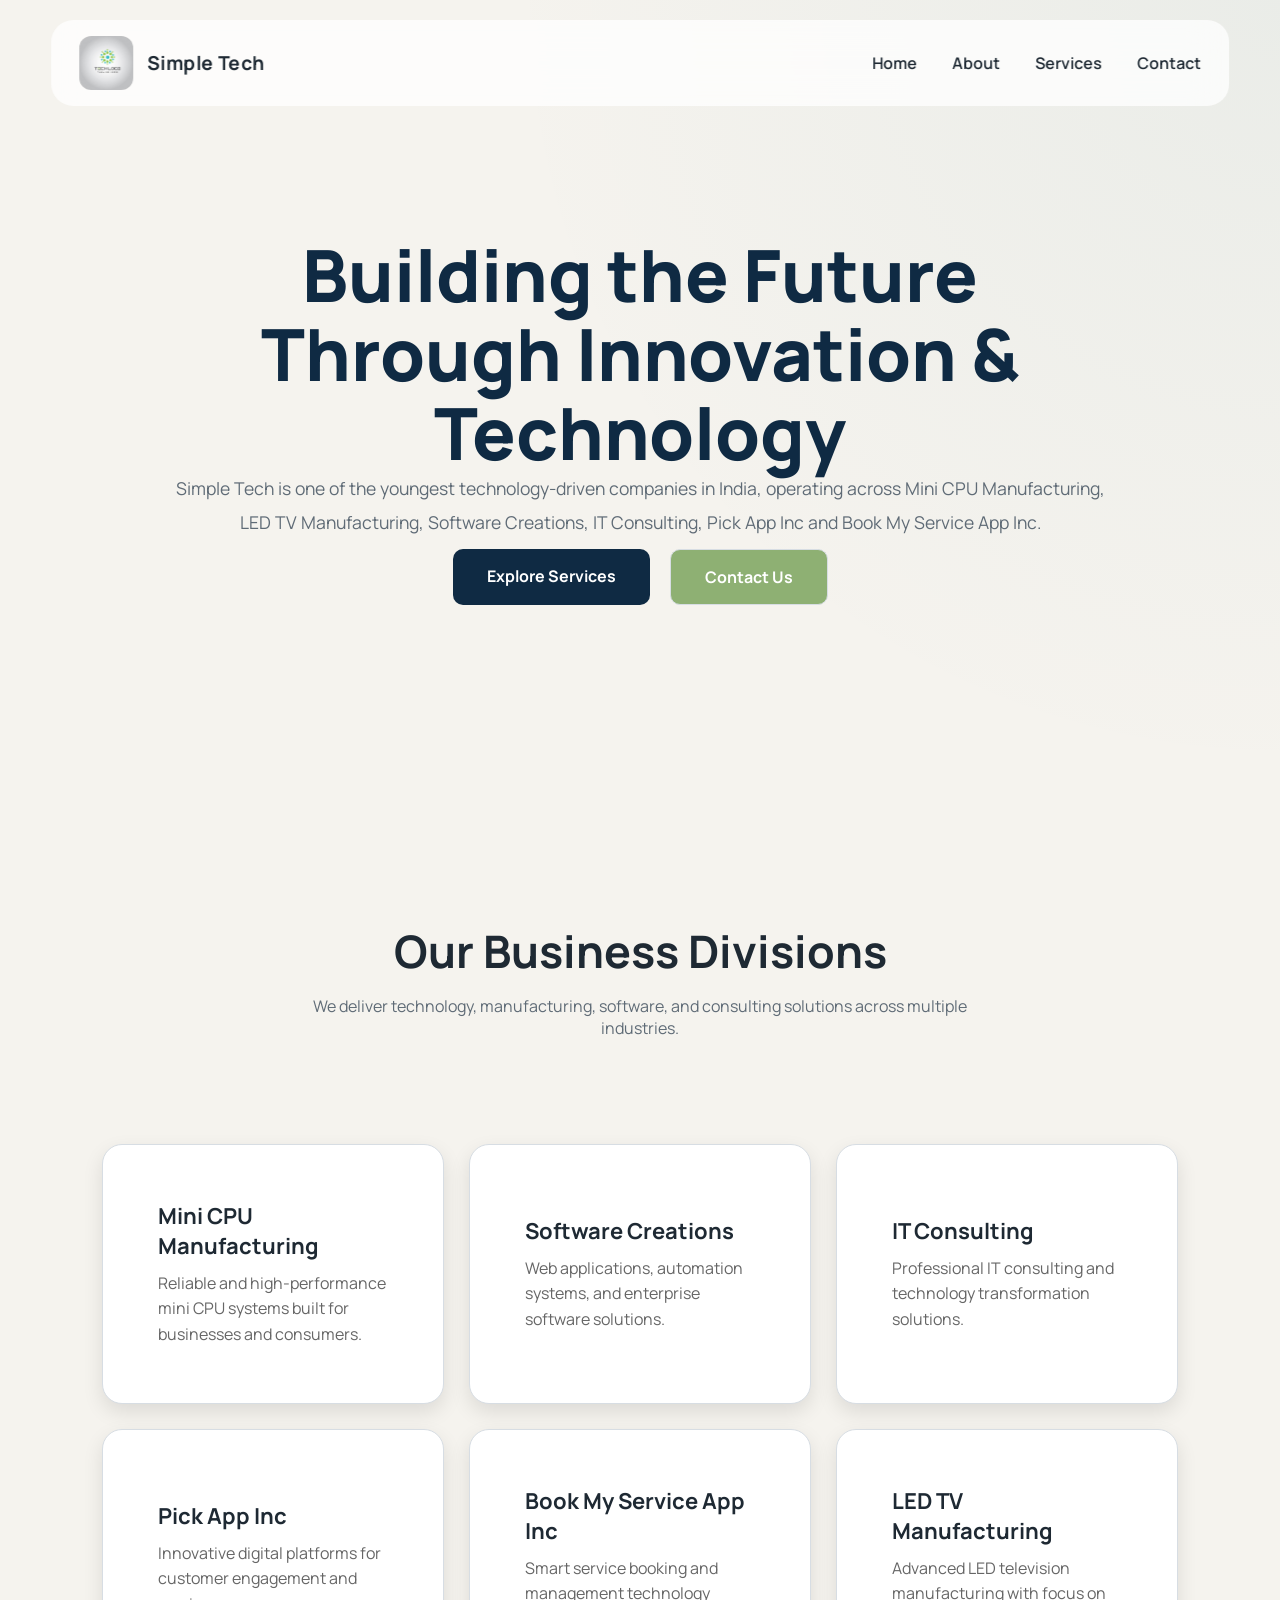
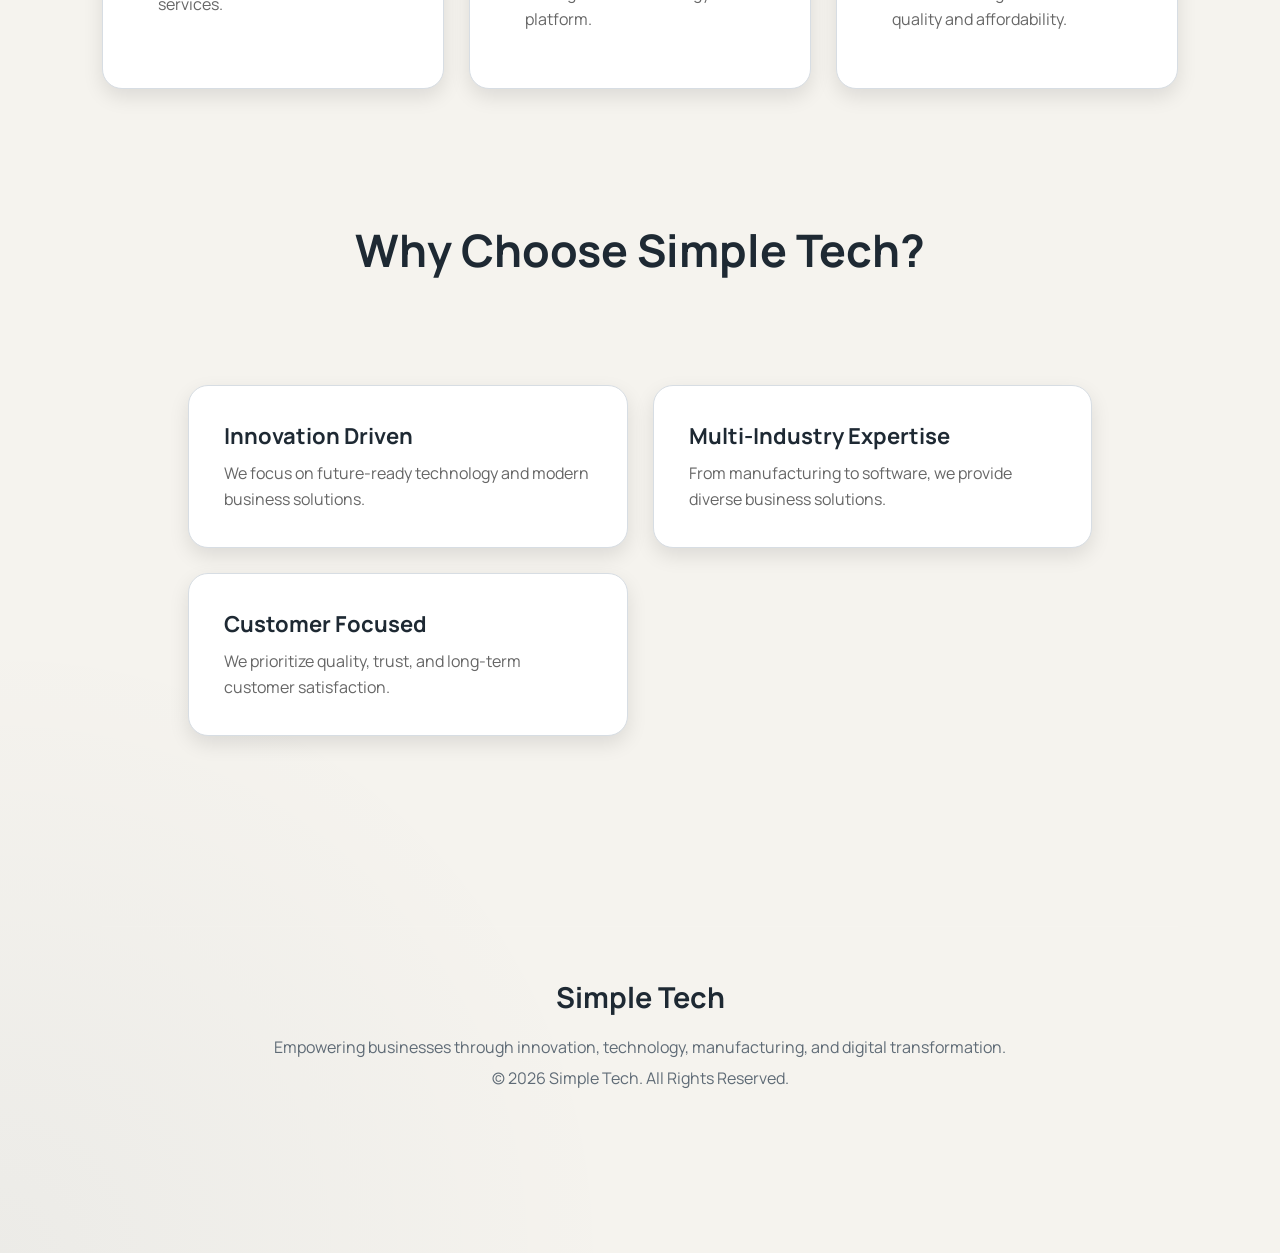
<file: index.html>
<!DOCTYPE html>
<html lang="en">

<head>
    <meta charset="UTF-8" />
    <meta name="viewport" content="width=device-width, initial-scale=1.0" />
    <title>Simple Tech</title>
    <link rel="icon" type="image/jpeg" href="images/ts1.jpg">
    <title>Simple Tech</title>

    <link rel="stylesheet" href="static/style.css">

</head>

<body>


    <nav class="navbar">

        <div class="logo-container">
            <img src="images/ts1.jpg" alt="Simple Tech Logo" class="logo-img">
            <span class="logo-text">
                Simple Tech
            </span>
        </div>

        <button class="hamburger" id="hamburger" aria-label="Toggle navigation" aria-expanded="false">
            <span></span><span></span><span></span>
        </button>
        <div class="nav-links" id="nav-links">
            <a href="index.html">Home</a>
            <a href="about.html">About</a>
            <a href="service.html">Services</a>
            <a href="contacts.html">Contact</a>
        </div>

    </nav>


    <section class="hero">

        <div class="hero-content">

            <h1>
                Building the Future Through Innovation & Technology
            </h1>

            <p>
                Simple Tech is one of the youngest
                technology-driven companies in India,
                operating across Mini CPU Manufacturing,
                LED TV Manufacturing, Software Creations,
                IT Consulting, Pick App Inc and
                Book My Service App Inc.
            </p>

            <div class="hero-buttons">
                <a href="service.html" class="btn btn-primary">
                    Explore Services
                </a>

                <a href="contacts.html" class="btn btn-secondary">
                    Contact Us
                </a>
            </div>

        </div>

    </section>


    <section class="section">

        <div class="section-title">
            <h2>Our Business Divisions</h2>
            <p>
                We deliver technology, manufacturing,
                software, and consulting solutions
                across multiple industries.
            </p>
        </div>
        <div class="grid">

            <div class="card hover-preview-card">
                <img src="images/cpu.jpg" alt="Mini CPU">
                <div class="card-content">
                    <h3>Mini CPU Manufacturing</h3>
                    <p>
                        Reliable and high-performance mini CPU
                        systems built for businesses and consumers.
                    </p>
                </div>
            </div>

            <div class="card hover-preview-card">
                <img src="images/software.jpeg" alt="Software">
                <div class="card-content">
                    <h3>Software Creations</h3>
                    <p>
                        Web applications, automation systems,
                        and enterprise software solutions.
                    </p>
                </div>
            </div>

            <div class="card hover-preview-card">
                <img src="images/consulting.jpg" alt="IT Consulting">
                <div class="card-content">
                    <h3>IT Consulting</h3>
                    <p>
                        Professional IT consulting and
                        technology transformation solutions.
                    </p>
                </div>
            </div>

            <div class="card hover-preview-card">
                <img src="images/pickapp.png" alt="Pick App">
                <div class="card-content">
                    <h3>Pick App Inc</h3>
                    <p>
                        Innovative digital platforms for
                        customer engagement and services.
                    </p>
                </div>
            </div>

            <div class="card hover-preview-card">
                <img src="images/bookservice.png" alt="Book Service">
                <div class="card-content">
                    <h3>Book My Service App Inc</h3>
                    <p>
                        Smart service booking and
                        management technology platform.
                    </p>
                </div>
            </div>

            <div class="card hover-preview-card">
                <img src="images/ledtv.jpeg" alt="LED TV">
                <div class="card-content">
                    <h3>LED TV Manufacturing</h3>
                    <p>
                        Advanced LED television manufacturing
                        with focus on quality and affordability.
                    </p>
                </div>
            </div>

        </div>


        <section class="why-us">

            <div class="section-title">
                <h2>Why Choose Simple Tech?</h2>
            </div>

            <div class="grid">

                <div class="card">
                    <h3>Innovation Driven</h3>
                    <p>
                        We focus on future-ready technology
                        and modern business solutions.
                    </p>
                </div>

                <div class="card">
                    <h3>Multi-Industry Expertise</h3>
                    <p>
                        From manufacturing to software,
                        we provide diverse business solutions.
                    </p>
                </div>

                <div class="card">
                    <h3>Customer Focused</h3>
                    <p>
                        We prioritize quality, trust,
                        and long-term customer satisfaction.
                    </p>
                </div>

            </div>

        </section>


        <footer class="footer">

            <div class="footer-content">

                <h3>Simple Tech</h3>

                <p>
                    Empowering businesses through innovation,
                    technology, manufacturing, and digital transformation.
                </p>

                <p>
                    © 2026 Simple Tech.
                    All Rights Reserved.
                </p>

            </div>

        </footer>
        <script src="javascript/app.js"></script>

</body>

</html>
</file>
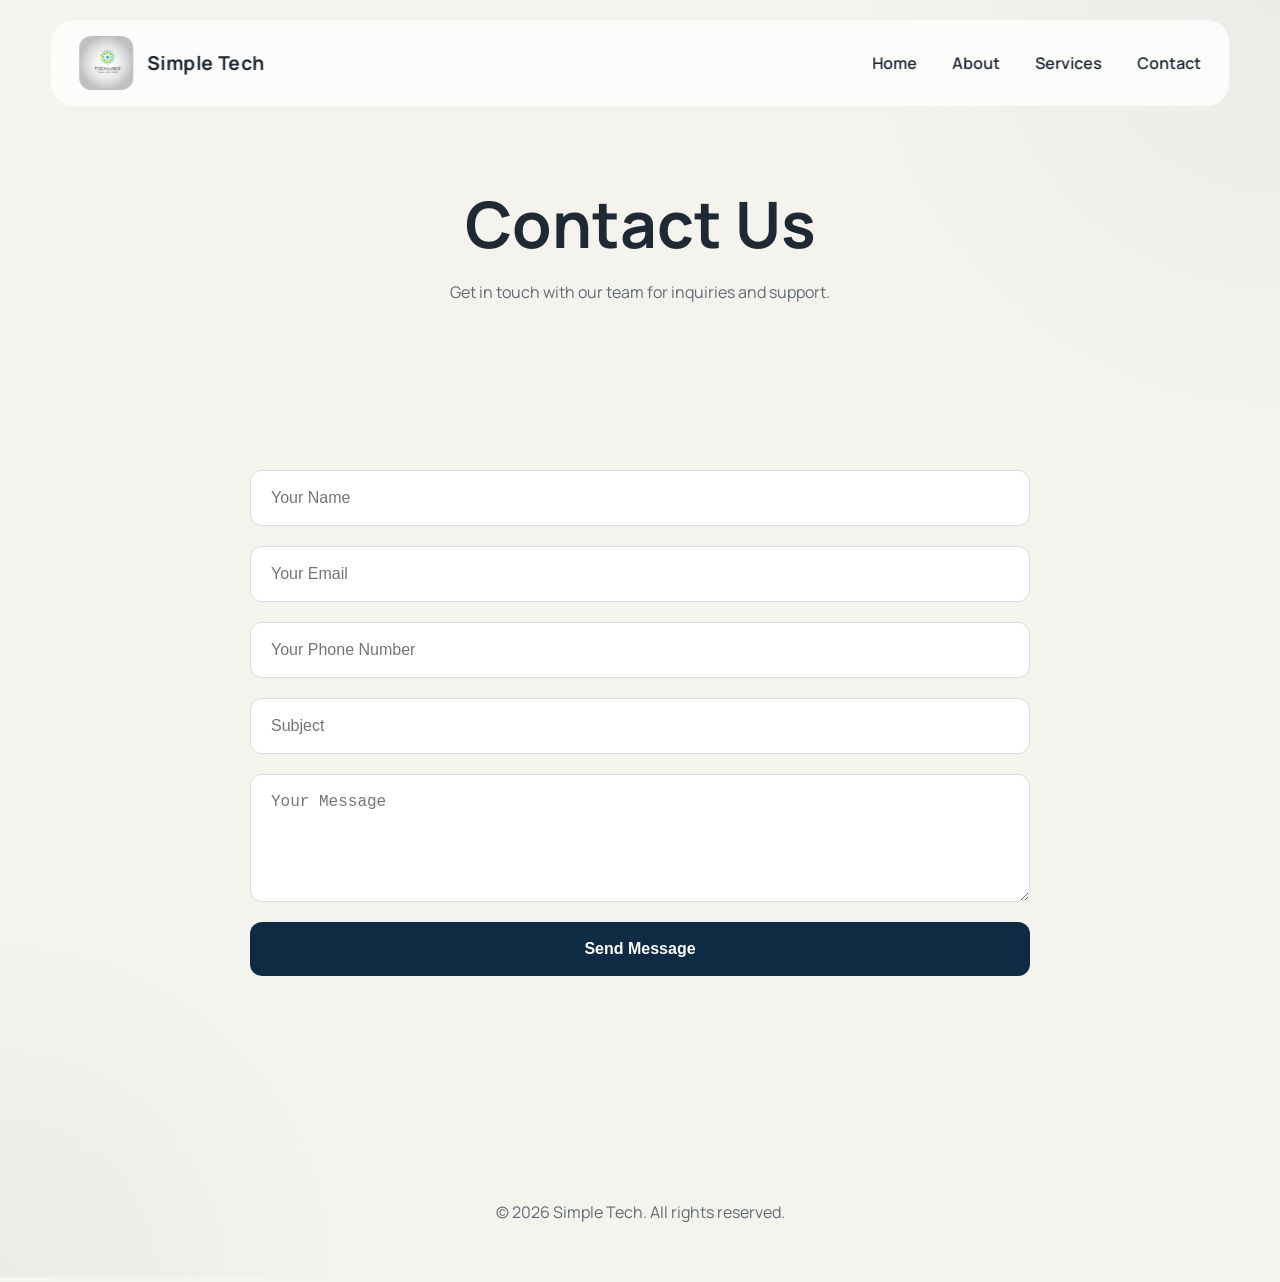
<file: contacts.html>
<!DOCTYPE html>
<html lang="en">

<head>
    <meta charset="UTF-8">
    <meta name="viewport" content="width=device-width, initial-scale=1.0">
    <title>Contact Us - Simple Tech</title>
    <link rel="icon" type="image/jpeg" href="images/ts1.jpg">
    <link rel="stylesheet" href="static/style.css">
</head>

<body>
    <nav class="navbar">
        <div class="logo-container">
            <img src="images/ts1.jpg" alt="Simple Tech Logo" class="logo-img">
            <span class="logo-text">Simple Tech</span>
        </div>
        <button class="hamburger" id="hamburger" aria-label="Toggle navigation" aria-expanded="false">
            <span></span><span></span><span></span>
        </button>
        <div class="nav-links" id="nav-links">
            <a href="index.html">Home</a>
            <a href="about.html">About</a>
            <a href="service.html">Services</a>
            <a href="contacts.html">Contact</a>
        </div>
    </nav>

    <section class="page-banner">
        <h1>Contact Us</h1>
        <p>Get in touch with our team for inquiries and support.</p>
    </section>

    <section class="section">
        <div id="success-message" class="success-banner" style="display: none;">
            <div class="success-icon">&#10004;</div>
            <h3>Message Sent Successfully!</h3>
            <p style="margin-bottom: 10px;">Thank you for contacting us. We'll get back to you shortly.</p>
            <p style="font-size: 0.9rem; color: #555; margin-bottom: 10px;">Note: this form uses a demo </p>
            <button class="btn btn-primary" id="show-form-btn" onclick="showForm()">Send Another Message</button>
        </div>

        <form id="contact-form" class="contact-form" action="/contact" method="post">
            <input type="text" name="name" placeholder="Your Name" required>
            <input type="email" name="email" placeholder="Your Email" required>
            <input type="tel" name="phone" placeholder="Your Phone Number" required>
            <input type="text" name="subject" placeholder="Subject" required>
            <textarea name="message" placeholder="Your Message" rows="5" required></textarea>
            <button type="submit">Send Message</button>
        </form>
    </section>

    <footer>
        <p>&copy; 2026 Simple Tech. All rights reserved.</p>
    </footer>

    <script src="javascript/app.js"></script>
</body>

</html>
</file>
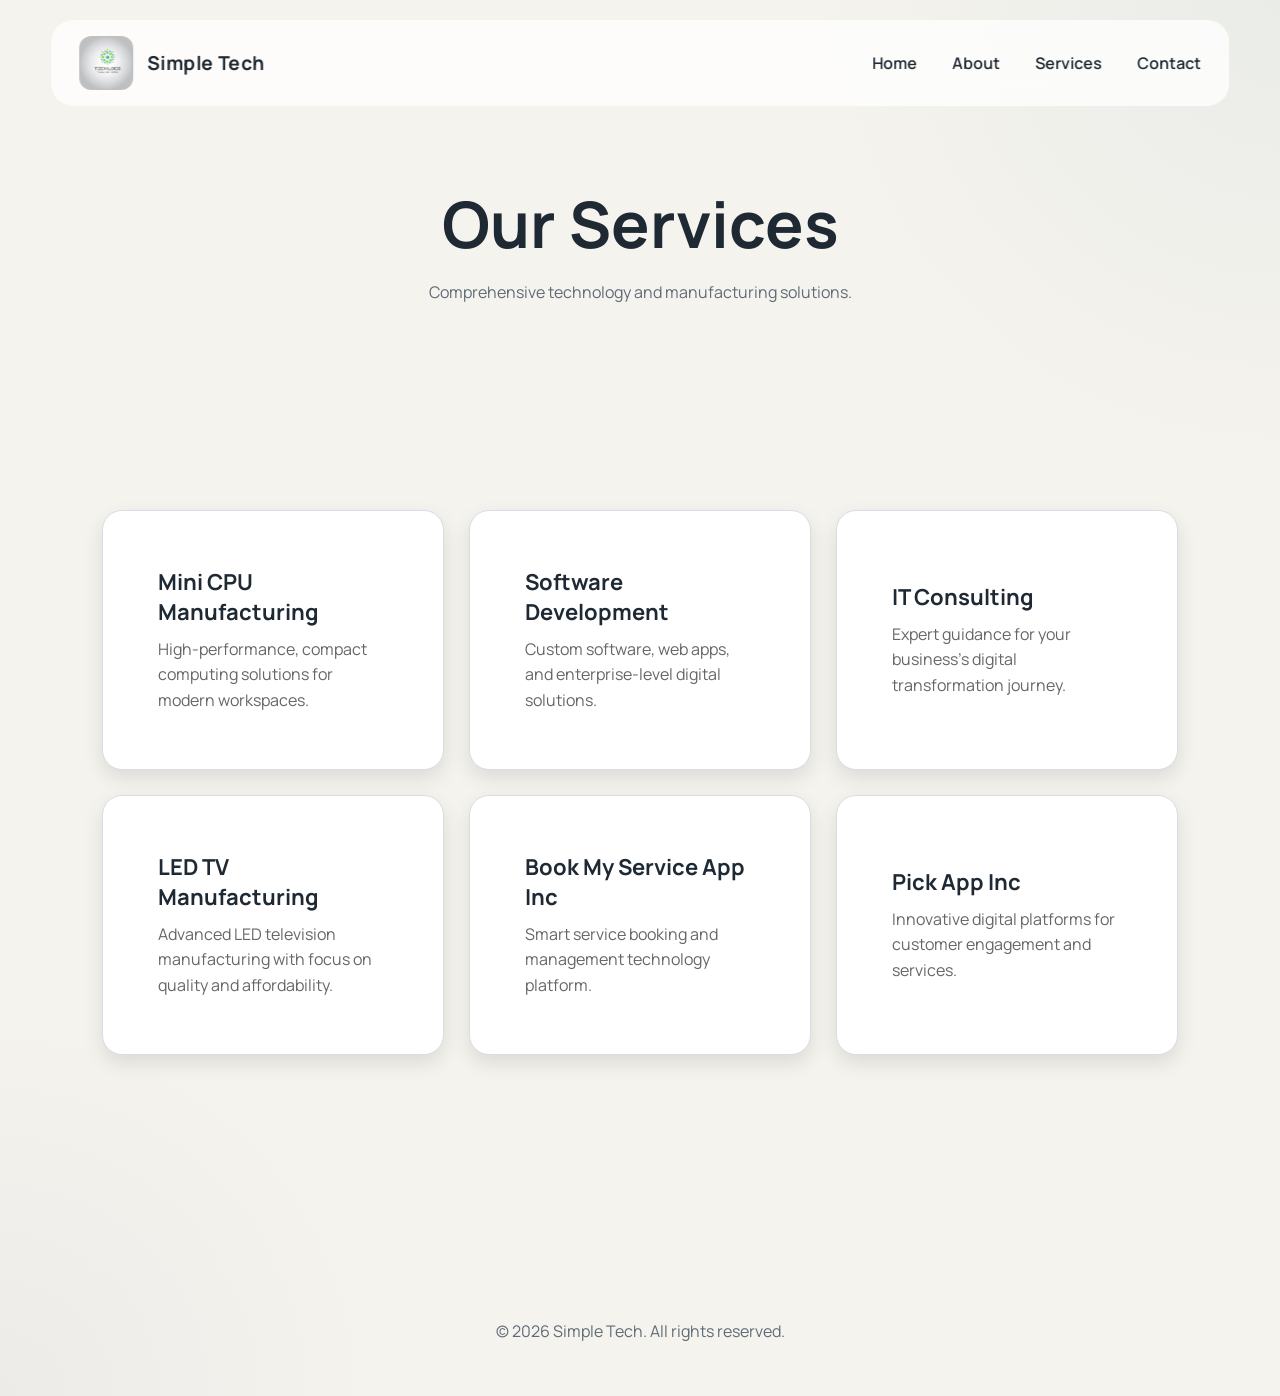
<file: service.html>
<!DOCTYPE html>
<html lang="en">
<head>
    <meta charset="UTF-8">
    <meta name="viewport" content="width=device-width, initial-scale=1.0">
    <title>Our Services - Simple Tech</title>
    <link rel="icon" type="image/jpeg" href="images/ts1.jpg">
    <link rel="stylesheet" href="static/style.css">
</head>
<body>
    <nav class="navbar scrolled">
        <div class="logo-container">
            <img src="images/ts1.jpg" alt="Simple Tech Logo" class="logo-img">
            <span class="logo-text">Simple Tech</span>
        </div>
        <button class="hamburger" id="hamburger" aria-label="Toggle navigation" aria-expanded="false">
            <span></span><span></span><span></span>
        </button>
        <div class="nav-links" id="nav-links">
            <a href="index.html">Home</a>
            <a href="about.html">About</a>
            <a href="service.html">Services</a>
            <a href="contacts.html">Contact</a>
        </div>
    </nav>

    <section class="page-banner">
        <h1>Our Services</h1>
        <p>Comprehensive technology and manufacturing solutions.</p>
    </section>

    <section class="section">
        <div class="grid">
            <div class="card hover-preview-card">
                <img src="images/cpu.jpg" alt="Mini CPU Manufacturing">
                <div class="card-content">
                    <h3>Mini CPU Manufacturing</h3>
                    <p>High-performance, compact computing solutions for modern workspaces.</p>
                </div>
            </div>
            <div class="card hover-preview-card">
                <img src="images/software.jpeg" alt="Software Development">
                <div class="card-content">
                    <h3>Software Development</h3>
                    <p>Custom software, web apps, and enterprise-level digital solutions.</p>
                </div>
            </div>
            <div class="card hover-preview-card">
                <img src="images/consulting.jpg" alt="IT Consulting">
                <div class="card-content">
                    <h3>IT Consulting</h3>
                    <p>Expert guidance for your business's digital transformation journey.</p>
                </div>
            </div>
            <div class="card hover-preview-card">
                <img src="images/ledtv.jpeg" alt="LED TV Manufacturing">
                <div class="card-content">
                    <h3>LED TV Manufacturing</h3>
                    <p>Advanced LED television manufacturing with focus on quality and affordability.</p>
                </div>
            </div>
            <div class="card hover-preview-card">
                <img src="images/bookservice.png" alt="Book My Service App Inc">
                <div class="card-content">
                    <h3>Book My Service App Inc</h3>
                    <p>Smart service booking and management technology platform.</p>
                </div>
            </div>
            <div class="card hover-preview-card">
                <img src="images/pickapp.png" alt="Pick App Inc">
                <div class="card-content">
                    <h3>Pick App Inc</h3>
                    <p>Innovative digital platforms for customer engagement and services.</p>
                </div>
            </div>
        </div>
    </section>

    <footer>
        <p>&copy; 2026 Simple Tech. All rights reserved.</p>
    </footer>

    <script src="javascript/app.js"></script>
</body>
</html>
</file>
<file: static/style.css>
@import url('https://fonts.googleapis.com/css2?family=Manrope:wght@300;400;500;600;700;800&display=swap');


* {
    margin: 0;
    padding: 0;
    box-sizing: border-box;
}

html {
    scroll-behavior: smooth;
}

:root {
    --bg: #F5F3EE;
    --surface: #FFFFFF;

    --card: #FCFBF8;

    --primary: #0F2A43;
    --secondary: #1F6F78;

    --text: #1E2933;
    --muted: #5F6B76;


    --border: #D7DDE3;
    --shadow: 0 10px 30px rgba(0, 0, 0, 0.08);
}

body {
    font-family: 'Manrope', sans-serif;
    background:
        radial-gradient(circle at top right,
            rgba(31, 111, 120, 0.05),
            transparent 25%),

        radial-gradient(circle at bottom left,
            #0f2a430a,
            transparent 20%),

        #F5F3EE;

    color: var(--text);
    overflow-x: hidden;
}

.navbar {
    position: fixed;
    top: 20px;
    left: 50%;
    transform: translateX(-50%);

    width: 92%;
    max-width: 1400px;

    display: flex;
    justify-content: space-between;
    align-items: center;

    padding: 16px 28px;

    background: rgba(255, 255, 255, 0.75);

    backdrop-filter: blur(18px);

    border-radius: 22px;

    transition: all 0.4s ease;

    z-index: 1000;
}



.navbar.scrolled {
    background: #8eb073;
}



.navbar.scrolled .logo-text {
    color: white;
}

.navbar.scrolled .nav-links a {
    color: white;
}

.nav-links a {
    color: var(--primary);
    font-weight: 600;
}

.nav-links a:hover {
    color: var(--secondary);
}



.logo-container {
    display: flex;
    align-items: center;
    gap: 14px;
}

.logo-img {
    width: 54px;
    height: 54px;
    border-radius: 12px;
    object-fit: cover;
}

.logo-text {
    font-size: 1.2rem;
    font-weight: 700;
    letter-spacing: 0.4px;
}

.nav-links {
    display: flex;
    align-items: center;
    gap: 35px;
}

.nav-links a {
    text-decoration: none;
    color: #1E2933;
    font-weight: 600;
    transition: 0.3s ease;
    position: relative;
}

.nav-links a:hover {
    color: var(--secondary);
}

.nav-links a::after {
    content: "";
    position: absolute;
    left: 0;
    bottom: -8px;

    width: 0;
    height: 2px;

    background: var(--primary);
    transition: 0.3s ease;
}

.nav-links a:hover::after {
    width: 100%;
}



.hero {
    min-height: 90vh;

    display: flex;
    justify-content: center;
    align-items: center;

    padding: 100px 8%;
    text-align: center;
}

.hero-content {
    max-width: 950px;
    animation: fadeUp 1s ease;
}

.hero h1 {
    font-size: 4.5rem;
    color: var(--primary);
    line-height: 1.1;
    font-weight: 800;
    margin-top: 30px !important;

}

.hero p {
    color: var(--muted);
    font-size: 1.1rem;
    line-height: 1.9;
    margin-bottom: 10px !important;


}

.hero-buttons {
    display: flex;
    justify-content: center;
    gap: 20px;
    flex-wrap: wrap;
}

.btn {
    text-decoration: none;
    padding: 16px 34px;
    border-radius: 10px;
    font-weight: 700;
    transition: 0.3s ease;
}

.btn-primary {
    background: var(--primary);
    color: white;
}

.btn-primary:hover {
    transform: translateY(-3px);
    background: #8eb073;
}

.btn-secondary {
    border: 1px solid var(--border);
    color: white;
    background: #8eb073;
}

.btn-secondary:hover {
    transform: translateY(-3px);
    background: #1E2933;
}



.section {
    padding: 110px 8%;
}

.section-title {
    text-align: center;
    margin-bottom: 65px;
}

.section-title h2 {
    font-size: 2.8rem;
    margin-bottom: 14px;
}

.section-title p {
    color: var(--muted);
    max-width: 720px;
    margin: auto;
}



.grid {
    display: grid;
    grid-template-columns:
        repeat(auto-fit, minmax(320px, 1fr));

    gap: 28px;
}

.card {
    background: var(--card);

    border: 1px solid var(--border);

    border-radius: 18px;

    padding: 35px;

    transition: 0.35s ease;

    position: relative;

    overflow: hidden;
}

.card::before {
    content: "";
    position: absolute;

    top: 0;
    left: 0;

    width: 100%;
    height: 4px;

    background: linear-gradient(90deg,
            var(--primary),
            var(--secondary));

    transform: scaleX(0);
    transform-origin: left;
    transition: 0.4s;
}

.card:hover::before {
    transform: scaleX(1);
}

.card:hover {
    transform: translateY(-7px);
    border-color: #3a4048;
    box-shadow: var(--shadow);
}

.card h3 {
    font-size: 1.35rem;
    margin-bottom: 16px;
}

.card p {
    color: var(--muted);
    line-height: 1.8;
}


.why-us {
    padding: 90px 8%;
}



.page-banner {
    padding: 120px 8% 90px;
    text-align: center;
}

.page-banner h1 {
    font-size: 4rem;
    margin-bottom: 14px;
}

.page-banner p {
    color: var(--muted);
}



.about-image {
    margin-top: 55px;
}

.about-image img {
    width: 100%;
    border-radius: 22px;
    height: 520px;
    object-fit: cover;
}




.contact-form {
    max-width: 780px;
    margin: auto;

    display: flex;
    flex-direction: column;
    gap: 20px;
}

.contact-form input,
.contact-form textarea {
    background: var(--surface);

    border: 1px solid var(--border);

    padding: 18px 20px;

    border-radius: 12px;

    color: var(--text);

    font-size: 1rem;

    outline: none;

    transition: 0.3s ease;
}

.contact-form input:focus,
.contact-form textarea:focus {
    border-color: var(--primary);
}

.contact-form button {
    border: none;

    background: var(--primary);

    color: white;

    padding: 18px;

    border-radius: 12px;

    font-size: 1rem;
    font-weight: 700;

    cursor: pointer;

    transition: 0.3s ease;
}

.contact-form button:hover {
    background: #8eb073;
}



.success-banner {
    background: var(--card);
    border: 1px solid var(--border);

    border-radius: 18px;

    text-align: center;

    padding: 50px;
}

.success-icon {
    font-size: 2.6rem;
    color: #7fd08c;
    margin-bottom: 15px;
}



footer,
.footer {
    margin-top: 60px;

    border-top: 1px solid rgba(255, 255, 255, 0.06);

    padding: 50px 8%;

    text-align: center;
}

.footer-content h3 {
    margin-bottom: 15px;
    font-size: 1.8rem;
}

.footer-content p,
footer p {
    color: var(--muted);
    line-height: 1.9;
}



@keyframes fadeUp {
    from {
        opacity: 0;
        transform: translateY(40px);
    }

    to {
        opacity: 1;
        transform: translateY(0);
    }
}



/* ── Hamburger toggle ── */
.hamburger {
    display: none;
    flex-direction: column;
    justify-content: space-between;
    width: 28px;
    height: 20px;
    cursor: pointer;
    background: none;
    border: none;
    padding: 0;
    z-index: 1100;
}

.hamburger span {
    display: block;
    height: 3px;
    width: 100%;
    background: var(--primary);
    border-radius: 4px;
    transition: 0.35s ease;
}

.navbar.scrolled .hamburger span {
    background: white;
}

.hamburger.open span:nth-child(1) { transform: translateY(8.5px) rotate(45deg); }
.hamburger.open span:nth-child(2) { opacity: 0; }
.hamburger.open span:nth-child(3) { transform: translateY(-8.5px) rotate(-45deg); }

/* ── 992 px ── */
@media (max-width: 992px) {
    .hero h1       { font-size: 3.4rem; }
    .page-banner h1{ font-size: 3rem;   }
}

/* ── 768 px ── */
@media (max-width: 768px) {

    /* Navbar */
    .navbar {
        flex-direction: row;
        justify-content: space-between;
        align-items: center;
        padding: 14px 20px;
        top: 12px;
        width: 94%;
    }

    .hamburger { display: flex; }

    .nav-links {
        display: none;
        flex-direction: column;
        align-items: flex-start;
        gap: 0;
        position: absolute;
        top: calc(100% + 10px);
        left: 0;
        width: 100%;
        background: rgba(255,255,255,0.97);
        backdrop-filter: blur(18px);
        border-radius: 0 0 18px 18px;
        padding: 16px 24px 24px;
        box-shadow: 0 12px 30px rgba(0,0,0,0.1);
    }

    .nav-links.open { display: flex; }

    .nav-links a {
        padding: 12px 0;
        width: 100%;
        border-bottom: 1px solid var(--border);
        font-size: 1rem;
    }

    .nav-links a:last-child { border-bottom: none; }

    /* Hero */
    .hero {
        min-height: auto;
        padding: 130px 6% 60px;
    }

    .hero h1 { font-size: 2.2rem; }

    .hero p { font-size: 1rem; }

    .hero-buttons { gap: 14px; }

    .btn { padding: 14px 26px; font-size: 0.95rem; }

    /* Section */
    .section { padding: 70px 6%; }

    .section-title h2 { font-size: 2rem; }

    /* Page banner */
    .page-banner {
        padding: 150px 6% 50px;
    }

    .page-banner h1 { font-size: 2.2rem; }

    /* About */
    .about-section  { flex-direction: column; gap: 30px; padding: 60px 6%; }
    .about-content  { min-width: unset; }
    .about-content h2 { font-size: 2rem; }
    .about-gallery  { min-width: unset; grid-template-columns: 1fr; }
    .about-gallery img { height: 240px; }

    /* About company */
    .about-company  { flex-direction: column; width: 94%; }
    .about-left h2  { font-size: 2rem; }
    .about-right    { flex-direction: column; }
    .about-right img{ width: 100%; height: 240px; }

    /* Grid cards */
    .grid { grid-template-columns: 1fr; gap: 20px; padding: 20px 0; }
}

/* ── 480 px (phones) ── */
@media (max-width: 480px) {

    .logo-img  { width: 40px; height: 40px; }
    .logo-text { font-size: 1rem; }

    .hero h1 { font-size: 1.8rem; }
    .hero p  { font-size: 0.95rem; }

    .section-title h2 { font-size: 1.7rem; }
    .page-banner h1   { font-size: 1.9rem; }

    .about-content h2 { font-size: 1.7rem; }
    .about-left h2    { font-size: 1.7rem; }

    .contact-form input,
    .contact-form textarea { padding: 14px 16px; font-size: 0.95rem; }

    .success-banner { padding: 34px 20px; }
}

.navbar {
    transition: 0.3s ease;
}

.navbar.scrolled {
    background: #8eb073 !important;
}

.page-banner {
    min-height: 40vh;
}



.about-section {
    padding: 80px 8%;
    display: flex;
    align-items: center;
    justify-content: space-between;
    gap: 60px;
    flex-wrap: wrap;
}

.about-content {
    flex: 1;
    min-width: 350px;
}

.about-tag {
    background: rgba(142, 176, 115, 0.15);
    color: #8eb073;
    padding: 8px 18px;
    border-radius: 30px;
    font-weight: 600;
    display: inline-block;
    margin-bottom: 20px;
}

.about-content h2 {
    font-size: 3rem;
    margin-bottom: 20px;
    color: var(--primary);
}

.about-content p {
    color: var(--muted);
    line-height: 1.9;
    margin-bottom: 20px;
    font-size: 1.05rem;
}

.about-gallery {
    flex: 1;
    min-width: 350px;
    display: grid;
    grid-template-columns: 1fr 1fr;
    gap: 20px;
}

.about-gallery img {
    width: 100%;
    height: 420px;
    object-fit: cover;
    border-radius: 22px;
    transition: 0.4s ease;
    box-shadow: var(--shadow);
}

.about-gallery img:hover {
    transform: scale(1.03);
}

/* MOBILE – handled in the consolidated breakpoints above */

.page-banner {
    padding-top: 180px;
    padding-bottom: 40px;
}

.about-company {
    width: 90%;
    max-width: 1300px;
    margin: auto;
    padding: 30px 0 80px;

    display: flex;
    align-items: center;
    justify-content: space-between;
    gap: 60px;
}

.about-left {
    flex: 1;
}

.about-badge {
    background: rgba(142, 176, 115, 0.2);
    color: #8eb073;
    padding: 10px 18px;
    border-radius: 30px;
    font-weight: 600;
    display: inline-block;
    margin-bottom: 20px;
}

.about-left h2 {
    font-size: 3rem;
    margin-bottom: 20px;
    color: var(--primary);
}

.about-left p {
    font-size: 1.1rem;
    line-height: 1.9;
    color: var(--muted);
    margin-bottom: 20px;
}

.about-right {
    flex: 1;
    display: flex;
    gap: 20px;
}

.about-right img {
    width: 50%;
    height: 450px;
    object-fit: cover;
    border-radius: 24px;
    box-shadow: var(--shadow);
    transition: .3s ease;
}

.about-right img:hover {
    transform: translateY(-8px);
}

/* about-company mobile – handled in the consolidated breakpoints above */

.grid {
    display: grid;
    grid-template-columns: repeat(auto-fit, minmax(300px, 1fr));
    gap: 25px;
    padding: 40px 0;
}

.card {
    position: relative;
    border-radius: 20px;
    overflow: hidden;
    cursor: pointer;
    box-shadow: 0 8px 20px rgba(0, 0, 0, 0.1);
    transition: 0.4s ease;
    background: #fff;
}

.card:hover {
    transform: translateY(-10px);
}

.card img {
    width: 100%;
    height: 250px;
    object-fit: cover;
    transition: 0.4s ease;
}

.card:hover img {
    transform: scale(1.08);
}

.card-content {
    padding: 20px;
}

.card h3 {
    font-size: 22px;
    margin-bottom: 10px;
}

.card p {
    color: #666;
    line-height: 1.6;
}

/* Service Card Hover Preview */
.hover-preview-card {
    min-height: 260px;
    display: flex;
    flex-direction: column;
    justify-content: center;
}

.hover-preview-card img {
    position: absolute;
    top: 0;
    left: 0;
    width: 100%;
    height: 100%;
    object-fit: cover;
    opacity: 0;
    z-index: 1;
    transition: 0.5s ease;
}

.hover-preview-card::after {
    content: "";
    position: absolute;
    inset: 0;
    background: rgba(15, 42, 67, 0.75); /* Dark overlay */
    opacity: 0;
    z-index: 2;
    transition: 0.5s ease;
}

.hover-preview-card:hover img {
    opacity: 1;
    transform: scale(1.08);
}

.hover-preview-card:hover::after {
    opacity: 1;
}

.hover-preview-card .card-content {
    position: relative;
    z-index: 3;
    transition: 0.4s ease;
}

.hover-preview-card:hover h3,
.hover-preview-card:hover p {
    color: #ffffff;
}
</file>
